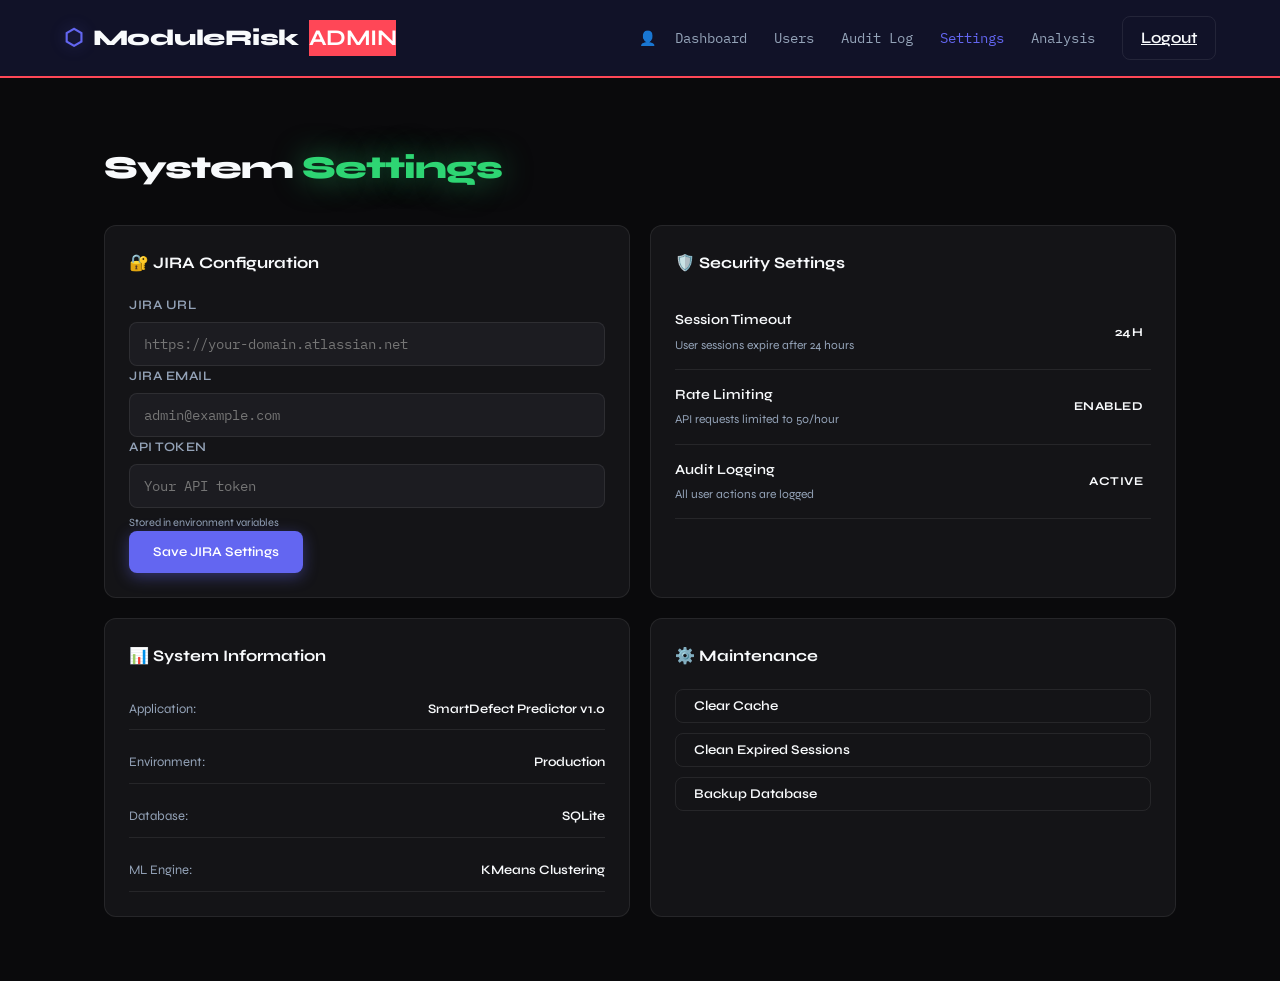
<file: templates/admin_settings.html>
<!DOCTYPE html>
<html lang="en">
<head>
    <meta charset="UTF-8">
    <meta name="viewport" content="width=device-width, initial-scale=1.0">
    <title>Settings — ModuleRisk Admin</title>
    <link rel="icon" type="image/x-icon" href="/static/favicon.ico">
    <link rel="preconnect" href="https://fonts.googleapis.com">
    <link href="https://fonts.googleapis.com/css2?family=Syne:wght@400;600;700;800&family=IBM+Plex+Mono:wght@400;500&display=swap" rel="stylesheet">
    <link rel="stylesheet" href="/static/style.css">
</head>
<body>
    <div class="noise"></div>
    <header class="admin-header">
        <div class="logo">
            <span class="logo-icon">⬡</span>
            <span class="logo-text">ModuleRisk</span>
            <span class="logo-tag admin-tag">ADMIN</span>
        </div>
        <nav>
            <span class="user-info">👤 <span id="currentUsername"></span></span>
            <a href="/admin/dashboard" class="nav-link">Dashboard</a>
            <a href="/admin/users" class="nav-link">Users</a>
            <a href="/admin/audit" class="nav-link">Audit Log</a>
            <a href="/admin/settings" class="nav-link active">Settings</a>
            <a href="/dashboard" class="nav-link">Analysis</a>
            <a href="/api/auth/logout" class="btn btn-sm btn-outline">Logout</a>
        </nav>
    </header>

    <main>
        <section class="section">
            <div class="section-header">
                <h2>System <span class="accent-glow">Settings</span></h2>
            </div>

            <div class="settings-grid">
                <div class="settings-card">
                    <h3>🔐 JIRA Configuration</h3>
                    <div class="form-group">
                        <label>JIRA URL</label>
                        <input type="text" id="jiraUrl" placeholder="https://your-domain.atlassian.net">
                    </div>
                    <div class="form-group">
                        <label>JIRA Email</label>
                        <input type="email" id="jiraEmail" placeholder="admin@example.com">
                    </div>
                    <div class="form-group">
                        <label>API Token</label>
                        <input type="password" id="jiraToken" placeholder="Your API token">
                        <small>Stored in environment variables</small>
                    </div>
                    <button class="btn btn-primary" onclick="saveJiraConfig()">Save JIRA Settings</button>
                </div>

                <div class="settings-card">
                    <h3>🛡️ Security Settings</h3>
                    <div class="setting-item">
                        <div class="setting-info">
                            <h4>Session Timeout</h4>
                            <p>User sessions expire after 24 hours</p>
                        </div>
                        <span class="badge">24h</span>
                    </div>
                    <div class="setting-item">
                        <div class="setting-info">
                            <h4>Rate Limiting</h4>
                            <p>API requests limited to 50/hour</p>
                        </div>
                        <span class="badge">Enabled</span>
                    </div>
                    <div class="setting-item">
                        <div class="setting-info">
                            <h4>Audit Logging</h4>
                            <p>All user actions are logged</p>
                        </div>
                        <span class="badge" style="background:var(--rate)">Active</span>
                    </div>
                </div>

                <div class="settings-card">
                    <h3>📊 System Information</h3>
                    <div class="system-info">
                        <div class="info-row">
                            <span class="info-label">Application:</span>
                            <span class="info-value">SmartDefect Predictor v1.0</span>
                        </div>
                        <div class="info-row">
                            <span class="info-label">Environment:</span>
                            <span class="info-value" id="envInfo">Production</span>
                        </div>
                        <div class="info-row">
                            <span class="info-label">Database:</span>
                            <span class="info-value">SQLite</span>
                        </div>
                        <div class="info-row">
                            <span class="info-label">ML Engine:</span>
                            <span class="info-value">KMeans Clustering</span>
                        </div>
                    </div>
                </div>

                <div class="settings-card">
                    <h3>⚙️ Maintenance</h3>
                    <div class="quick-actions">
                        <button class="btn btn-sm btn-outline" onclick="alert('Cache cleared!')">Clear Cache</button>
                        <button class="btn btn-sm btn-outline" onclick="alert('Sessions cleaned!')">Clean Expired Sessions</button>
                        <button class="btn btn-sm btn-outline" onclick="alert('Database backup coming soon!')">Backup Database</button>
                    </div>
                </div>
            </div>
        </section>
    </main>

    <script>
        async function saveJiraConfig() {
            const jiraUrl = document.getElementById('jiraUrl').value;
            const jiraEmail = document.getElementById('jiraEmail').value;
            const jiraToken = document.getElementById('jiraToken').value;

            if (!jiraUrl || !jiraEmail || !jiraToken) {
                alert('Please fill in all JIRA fields');
                return;
            }

            // In production, this would save to environment or secure config store
            alert('JIRA settings saved! (In production, configure via .env file)');
        }

        document.getElementById('envInfo').textContent = process.env?.FLASK_ENV === 'production' ? 'Production' : 'Development';
    </script>
</body>
</html>
</file>
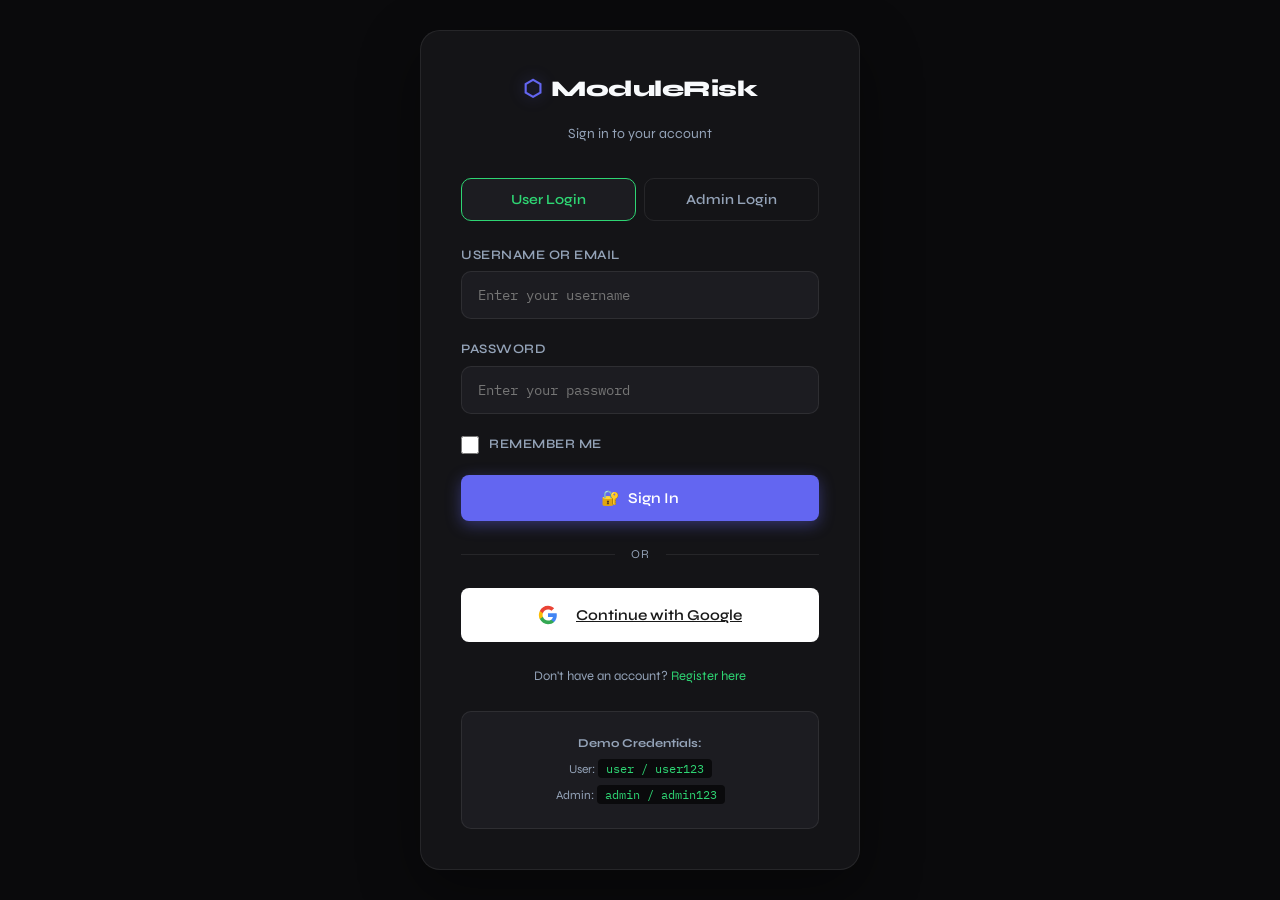
<file: templates/login.html>
<!DOCTYPE html>
<html lang="en">

<head>
    <meta charset="UTF-8">
    <meta name="viewport" content="width=device-width, initial-scale=1.0">
    <title>Login — ModuleRisk Defect Prediction</title>
    <link rel="icon" type="image/x-icon" href="/static/favicon.ico">
    <link rel="preconnect" href="https://fonts.googleapis.com">
    <link
        href="https://fonts.googleapis.com/css2?family=Syne:wght@400;600;700;800&family=IBM+Plex+Mono:wght@400;500&display=swap"
        rel="stylesheet">
    <link rel="stylesheet" href="/static/style.css">
</head>

<body class="auth-body">
    <div class="noise"></div>
    <div class="auth-container">
        <div class="auth-card">
            <div class="auth-header">
                <div class="logo">
                    <span class="logo-icon">⬡</span>
                    <span class="logo-text">ModuleRisk</span>
                </div>
                <p class="auth-subtitle">Sign in to your account</p>
            </div>

            <div class="auth-tabs">
                <button class="auth-tab active" data-role="user">User Login</button>
                <button class="auth-tab" data-role="admin">Admin Login</button>
            </div>

            <form id="loginForm" class="auth-form">
                <div class="form-group">
                    <label for="username">Username or Email</label>
                    <input type="text" id="username" name="username" placeholder="Enter your username" required>
                </div>

                <div class="form-group">
                    <label for="password">Password</label>
                    <input type="password" id="password" name="password" placeholder="Enter your password" required>
                </div>

                <div class="form-group checkbox-group">
                    <label class="checkbox-label">
                        <input type="checkbox" id="remember" name="remember">
                        <span>Remember me</span>
                    </label>
                </div>

                <div id="errorBox" class="error-box hidden"></div>

                <button type="submit" class="btn btn-primary btn-full">
                    <span class="btn-icon">🔐</span> Sign In
                </button>
            </form>

            <div class="auth-divider">
                <span>OR</span>
            </div>

            <a href="/api/auth/google" class="btn btn-google btn-full">
                <svg class="google-icon" viewBox="0 0 24 24" width="20" height="20">
                    <path fill="#4285F4" d="M22.56 12.25c0-.78-.07-1.53-.2-2.25H12v4.26h5.92c-.26 1.37-1.04 2.53-2.21 3.31v2.77h3.57c2.08-1.92 3.28-4.74 3.28-8.09z"/>
                    <path fill="#34A853" d="M12 23c2.97 0 5.46-.98 7.28-2.66l-3.57-2.77c-.98.66-2.23 1.06-3.71 1.06-2.86 0-5.29-1.93-6.16-4.53H2.18v2.84C3.99 20.53 7.7 23 12 23z"/>
                    <path fill="#FBBC05" d="M5.84 14.09c-.22-.66-.35-1.36-.35-2.09s.13-1.43.35-2.09V7.07H2.18C1.43 8.55 1 10.22 1 12s.43 3.45 1.18 4.93l2.85-2.22.81-.62z"/>
                    <path fill="#EA4335" d="M12 5.38c1.62 0 3.06.56 4.21 1.64l3.15-3.15C17.45 2.09 14.97 1 12 1 7.7 1 3.99 3.47 2.18 7.07l3.66 2.84c.87-2.6 3.3-4.53 6.16-4.53z"/>
                </svg>
                Continue with Google
            </a>

            <div class="auth-footer">
                <p>Don't have an account? <a href="/register">Register here</a></p>
            </div>

            <div class="demo-credentials">
                <p><strong>Demo Credentials:</strong></p>
                <p>User: <code>user / user123</code></p>
                <p>Admin: <code>admin / admin123</code></p>
            </div>
        </div>
    </div>

    <script>
        const loginForm = document.getElementById('loginForm');
        const errorBox = document.getElementById('errorBox');
        
        // Handle external errors passed via query params
        const urlParams = new URLSearchParams(window.location.search);
        const urlError = urlParams.get('error');
        if (urlError) {
            errorBox.textContent = '⚠ ' + urlError;
            errorBox.classList.remove('hidden');
        }
        
        const tabs = document.querySelectorAll('.auth-tab');

        let selectedRole = 'user';

        tabs.forEach(tab => {
            tab.addEventListener('click', () => {
                tabs.forEach(t => t.classList.remove('active'));
                tab.classList.add('active');
                selectedRole = tab.dataset.role;
            });
        });

        function showError(msg) {
            errorBox.textContent = '⚠ ' + msg;
            errorBox.classList.remove('hidden');
        }

        function hideError() {
            errorBox.classList.add('hidden');
        }

        loginForm.addEventListener('submit', async (e) => {
            e.preventDefault();
            hideError();

            const username = document.getElementById('username').value;
            const password = document.getElementById('password').value;
            const remember = document.getElementById('remember').checked;

            const submitBtn = loginForm.querySelector('button[type="submit"]');
            submitBtn.disabled = true;
            submitBtn.innerHTML = '<span class="spinner" style="width:16px;height:16px;border-width:2px;"></span> Signing in...';

            try {
                const res = await fetch('/api/auth/login', {
                    method: 'POST',
                    headers: { 'Content-Type': 'application/json' },
                    body: JSON.stringify({ username, password, role: selectedRole, remember })
                });

                const data = await res.json();

                if (data.error) {
                    showError(data.error);
                    submitBtn.disabled = false;
                    submitBtn.innerHTML = '<span class="btn-icon">🔐</span> Sign In';
                    return;
                }

                // Redirect based on role
                if (data.role === 'admin') {
                    window.location.href = '/admin/dashboard';
                } else {
                    window.location.href = '/dashboard';
                }

            } catch (e) {
                showError('Connection error: ' + e.message);
                submitBtn.disabled = false;
                submitBtn.innerHTML = '<span class="btn-icon">🔐</span> Sign In';
            }
        });
    </script>
</body>

</html>
</file>
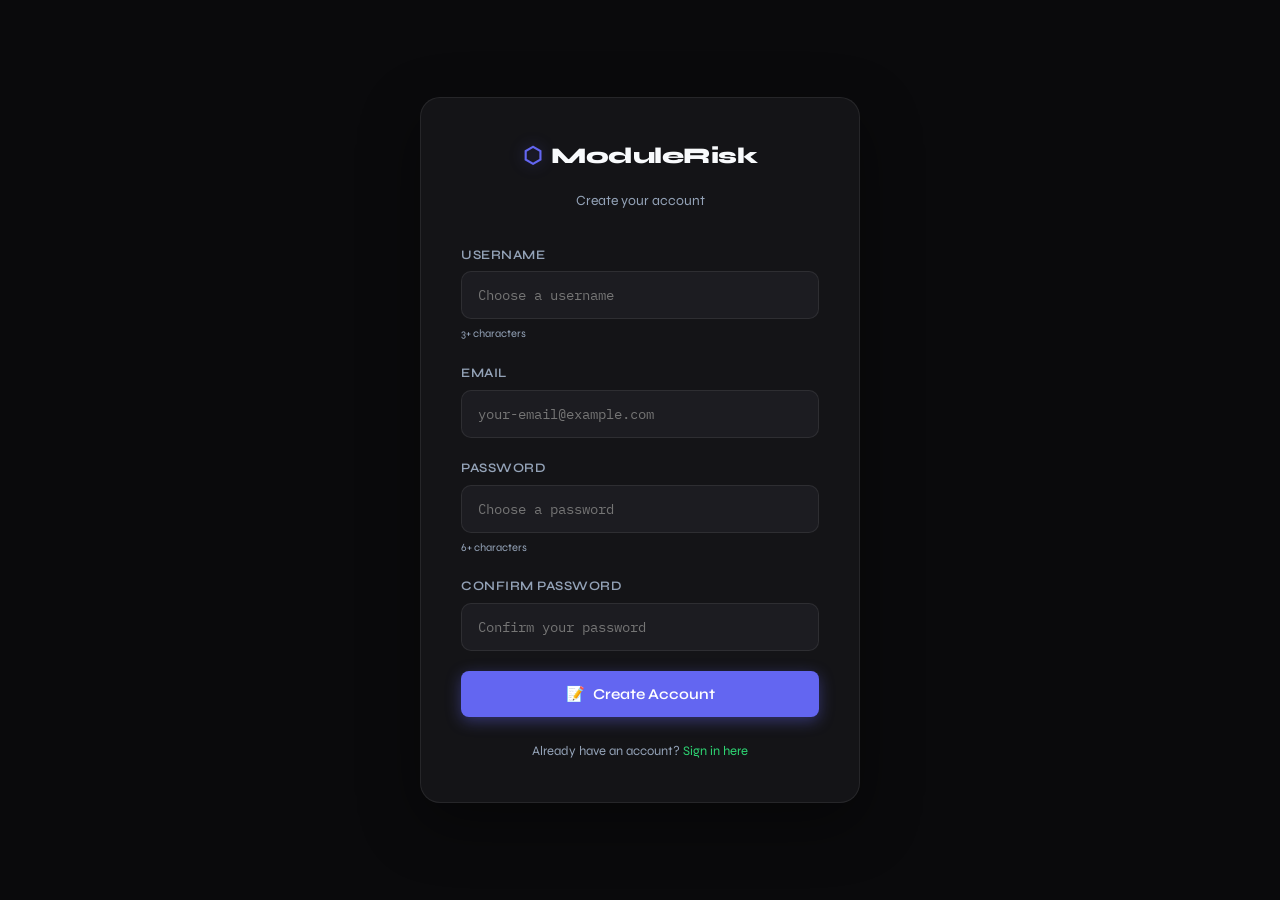
<file: templates/register.html>
<!DOCTYPE html>
<html lang="en">

<head>
    <meta charset="UTF-8">
    <meta name="viewport" content="width=device-width, initial-scale=1.0">
    <title>Register — ModuleRisk Defect Prediction</title>
    <link rel="icon" type="image/x-icon" href="/static/favicon.ico">
    <link rel="preconnect" href="https://fonts.googleapis.com">
    <link
        href="https://fonts.googleapis.com/css2?family=Syne:wght@400;600;700;800&family=IBM+Plex+Mono:wght@400;500&display=swap"
        rel="stylesheet">
    <link rel="stylesheet" href="/static/style.css">
</head>

<body class="auth-body">
    <div class="noise"></div>
    <div class="auth-container">
        <div class="auth-card">
            <div class="auth-header">
                <div class="logo">
                    <span class="logo-icon">⬡</span>
                    <span class="logo-text">ModuleRisk</span>
                </div>
                <p class="auth-subtitle">Create your account</p>
            </div>

            <form id="registerForm" class="auth-form">
                <div class="form-group">
                    <label for="username">Username</label>
                    <input type="text" id="username" name="username" placeholder="Choose a username" required minlength="3">
                    <small>3+ characters</small>
                </div>

                <div class="form-group">
                    <label for="email">Email</label>
                    <input type="email" id="email" name="email" placeholder="your-email@example.com" required>
                </div>

                <div class="form-group">
                    <label for="password">Password</label>
                    <input type="password" id="password" name="password" placeholder="Choose a password" required minlength="6">
                    <small>6+ characters</small>
                </div>

                <div class="form-group">
                    <label for="confirmPassword">Confirm Password</label>
                    <input type="password" id="confirmPassword" name="confirmPassword" placeholder="Confirm your password" required>
                </div>

                <div id="errorBox" class="error-box hidden"></div>

                <button type="submit" class="btn btn-primary btn-full">
                    <span class="btn-icon">📝</span> Create Account
                </button>
            </form>

            <div class="auth-footer">
                <p>Already have an account? <a href="/login">Sign in here</a></p>
            </div>
        </div>
    </div>

    <script>
        const registerForm = document.getElementById('registerForm');
        const errorBox = document.getElementById('errorBox');

        function showError(msg) {
            errorBox.textContent = '⚠ ' + msg;
            errorBox.classList.remove('hidden');
        }

        function hideError() {
            errorBox.classList.add('hidden');
        }

        registerForm.addEventListener('submit', async (e) => {
            e.preventDefault();
            hideError();

            const username = document.getElementById('username').value;
            const email = document.getElementById('email').value;
            const password = document.getElementById('password').value;
            const confirmPassword = document.getElementById('confirmPassword').value;

            if (password !== confirmPassword) {
                showError('Passwords do not match');
                return;
            }

            const submitBtn = registerForm.querySelector('button[type="submit"]');
            submitBtn.disabled = true;
            submitBtn.innerHTML = '<span class="spinner" style="width:16px;height:16px;border-width:2px;"></span> Creating account...';

            try {
                const res = await fetch('/api/auth/register', {
                    method: 'POST',
                    headers: { 'Content-Type': 'application/json' },
                    body: JSON.stringify({ username, email, password })
                });

                const data = await res.json();

                if (data.error) {
                    showError(data.error);
                    submitBtn.disabled = false;
                    submitBtn.innerHTML = '<span class="btn-icon">📝</span> Create Account';
                    return;
                }

                // Redirect to login
                window.location.href = '/login?registered=1';

            } catch (e) {
                showError('Connection error: ' + e.message);
                submitBtn.disabled = false;
                submitBtn.innerHTML = '<span class="btn-icon">📝</span> Create Account';
            }
        });
    </script>
</body>

</html>
</file>
<file: static/style.css>
:root {
    --bg-deep: #0a0a0c;
    --surface: #141417;
    --surface-light: #1c1c21;
    --accent: #6366f1;
    --accent-glow: rgba(99, 102, 241, 0.4);
    --high: #ff4757;
    --medium: #ffa502;
    --low: #2ed573;
    --text-main: #f8fafc;
    --text-muted: #94a3b8;
    --border: rgba(255, 255, 255, 0.08);
    --radius-lg: 12px;
    --radius-md: 8px;
    --transition: all 0.3s cubic-bezier(0.4, 0, 0.2, 1);
}

* {
    margin: 0;
    padding: 0;
    box-sizing: border-box;
}

html {
    scroll-behavior: smooth;
}

body {
    background-color: var(--bg-deep);
    color: var(--text-main);
    font-family: 'Syne', sans-serif;
    line-height: 1.6;
    overflow-x: hidden;
}

.noise {
    position: fixed;
    top: 0;
    left: 0;
    width: 100%;
    height: 100%;
    background: url('https://grainy-gradients.vercel.app/noise.svg');
    opacity: 0.03;
    pointer-events: none;
    z-index: 999;
}

header {
    background: rgba(10, 10, 12, 0.8);
    backdrop-filter: blur(12px);
    border-bottom: 1px solid var(--border);
    padding: 1rem 5%;
    display: flex;
    justify-content: space-between;
    align-items: center;
    position: sticky;
    top: 0;
    z-index: 100;
}

.logo {
    display: flex;
    align-items: center;
    gap: 10px;
    font-weight: 800;
    font-size: 1.4rem;
    letter-spacing: -0.5px;
}

.logo-icon {
    color: var(--accent);
    text-shadow: 0 0 15px var(--accent-glow);
}

.nav-link {
    color: var(--text-muted);
    text-decoration: none;
    font-family: 'IBM Plex Mono', monospace;
    font-size: 0.9rem;
    margin-right: 1.5rem;
    transition: var(--transition);
}

.nav-link:hover,
.nav-link.active {
    color: var(--accent);
}

.section {
    padding: 4rem 5%;
    max-width: 1200px;
    margin: 0 auto;
}

.hidden {
    display: none !important;
}

.hero-text {
    margin-bottom: 48px;
}

.hero-text h1 {
    font-size: clamp(36px, 5vw, 64px);
    font-weight: 800;
    line-height: 1.1;
    letter-spacing: -2px;
}

.accent-high {
    color: var(--high);
}

.accent-glow {
    color: var(--low);
    text-shadow: 0 0 30px rgba(46, 213, 115, 0.5);
}

.subtitle {
    margin-top: 20px;
    font-size: 16px;
    color: var(--text-muted);
    max-width: 540px;
    line-height: 1.7;
    font-weight: 400;
}

.upload-zone {
    border: 2px dashed var(--border);
    border-radius: var(--radius-lg);
    background: var(--surface);
    transition: var(--transition);
    cursor: pointer;
    padding: 4rem 2rem;
    text-align: center;
}

.upload-zone.drag-over {
    border-color: var(--accent);
    background: var(--surface-light);
    transform: scale(1.01);
}

.upload-inner {
    display: flex;
    flex-direction: column;
    align-items: center;
    gap: 12px;
}

.upload-icon {
    font-size: 48px;
}

.upload-label {
    font-size: 20px;
    font-weight: 700;
}

.upload-sub {
    font-size: 14px;
    color: var(--text-muted);
}

.file-hint {
    font-family: 'IBM Plex Mono', monospace;
    font-size: 12px;
    color: var(--low);
    margin-top: 8px;
}

.upload-actions {
    margin-top: 24px;
    display: flex;
    justify-content: center;
}

.btn {
    padding: 0.8rem 1.5rem;
    border-radius: var(--radius-md);
    font-weight: 600;
    cursor: pointer;
    transition: var(--transition);
    border: none;
    display: inline-flex;
    align-items: center;
    gap: 8px;
    font-family: var(--font-display, 'Syne', sans-serif);
}

.btn-primary {
    background: var(--accent);
    color: white;
    box-shadow: 0 4px 15px var(--accent-glow);
}

.btn-primary:hover {
    filter: brightness(1.1);
    transform: scale(1.02);
}

.btn-analyze {
    background: linear-gradient(135deg, var(--high), var(--accent));
    color: white;
    padding: 14px 36px;
    font-size: 16px;
    border-radius: 12px;
    box-shadow: 0 8px 32px rgba(255, 71, 87, 0.3);
}

.btn-analyze:hover {
    transform: translateY(-2px);
    box-shadow: 0 12px 40px rgba(255, 71, 87, 0.4);
}

.btn-analyze:disabled {
    opacity: 0.4;
    cursor: not-allowed;
    transform: none;
}

.btn-sm {
    padding: 8px 18px;
}

.btn-outline {
    background: transparent;
    border: 1px solid var(--border);
    color: var(--text-main);
}

.btn-outline:hover {
    background: var(--border);
}

.btn-powerbi {
    background: linear-gradient(135deg, #f2c811, #e8b000);
    color: #1a1a1a;
    border: none;
}

.btn-powerbi:hover {
    transform: translateY(-1px);
}

.error-box {
    margin-top: 20px;
    padding: 16px 20px;
    background: rgba(255, 71, 87, 0.15);
    border: 1px solid var(--high);
    border-radius: var(--radius-md);
    color: var(--high);
    font-family: 'IBM Plex Mono', monospace;
    font-size: 13px;
}

.loading-box {
    margin-top: 24px;
    display: flex;
    align-items: center;
    gap: 16px;
    color: var(--text-muted);
    font-size: 14px;
}

.spinner {
    width: 24px;
    height: 24px;
    border: 3px solid var(--surface);
    border-top-color: var(--low);
    border-radius: 50%;
    animation: spin 0.8s linear infinite;
}

@keyframes spin {
    to {
        transform: rotate(360deg);
    }
}

.section-header {
    display: flex;
    align-items: center;
    justify-content: space-between;
    margin-bottom: 32px;
    flex-wrap: wrap;
    gap: 16px;
}

.section-header h2 {
    font-size: 32px;
    font-weight: 800;
    letter-spacing: -1px;
}

.download-group {
    display: flex;
    gap: 10px;
}

.stats-grid {
    display: grid;
    grid-template-columns: repeat(auto-fit, minmax(200px, 1fr));
    gap: 20px;
    margin-bottom: 32px;
}

.stat-card {
    background: var(--surface);
    border: 1px solid var(--border);
    padding: 1.5rem;
    border-radius: var(--radius-lg);
    transition: var(--transition);
    position: relative;
    overflow: hidden;
    text-align: center;
}

.stat-card:hover {
    transform: translateY(-5px);
    border-color: var(--accent);
}

.stat-value {
    font-size: 2.5rem;
    font-weight: 800;
    display: block;
    margin-bottom: 0.2rem;
    font-family: 'IBM Plex Mono', monospace;
    letter-spacing: -1px;
}

.stat-label {
    font-size: 12px;
    color: var(--text-muted);
    text-transform: uppercase;
    letter-spacing: 1px;
    font-weight: 600;
}

.stat-total { border-left: 4px solid var(--accent); }
.stat-total .stat-value { color: var(--accent); }

.stat-high { border-left: 4px solid var(--high); }
.stat-high .stat-value { color: var(--high); }

.stat-medium { border-left: 4px solid var(--medium); }
.stat-medium .stat-value { color: var(--medium); }

.stat-low { border-left: 4px solid var(--low); }
.stat-low .stat-value { color: var(--low); }

.stat-rate { border-left: 4px solid var(--accent); }
.stat-rate .stat-value { color: var(--accent); }

.charts-row {
    display: grid;
    grid-template-columns: 1fr 2fr;
    gap: 20px;
    margin-bottom: 24px;
}

.chart-card {
    background: var(--surface);
    border: 1px solid var(--border);
    border-radius: var(--radius-lg);
    padding: 28px;
}

.chart-card h3 {
    font-size: 14px;
    color: var(--text-muted);
    font-weight: 600;
    text-transform: uppercase;
    letter-spacing: 1px;
    margin-bottom: 20px;
}

.chart-card canvas {
    max-height: 260px;
}

.table-card {
    background: var(--surface);
    border: 1px solid var(--border);
    border-radius: var(--radius-lg);
    overflow: hidden;
}

.table-header {
    display: flex;
    align-items: center;
    justify-content: space-between;
    padding: 20px 24px;
    border-bottom: 1px solid var(--border);
    flex-wrap: wrap;
    gap: 12px;
}

.table-header h3 {
    font-size: 16px;
    font-weight: 700;
}

.filter-group {
    display: flex;
    gap: 6px;
}

.filter-btn {
    font-family: 'Syne', sans-serif;
    font-size: 12px;
    font-weight: 700;
    padding: 6px 14px;
    border-radius: 6px;
    border: 1px solid var(--border);
    background: transparent;
    color: var(--text-muted);
    cursor: pointer;
    transition: var(--transition);
}

.filter-btn.active,
.filter-btn:hover {
    background: var(--surface-light);
    color: var(--text-main);
}

.filter-btn.high.active {
    border-color: var(--high);
    color: var(--high);
}

.filter-btn.medium.active {
    border-color: var(--medium);
    color: var(--medium);
}

.filter-btn.low.active {
    border-color: var(--low);
    color: var(--low);
}

.table-wrap {
    overflow-x: auto;
}

table {
    width: 100%;
    border-collapse: collapse;
}

thead th {
    font-size: 11px;
    font-weight: 700;
    text-transform: uppercase;
    letter-spacing: 1px;
    color: var(--text-muted);
    padding: 14px 20px;
    text-align: left;
    border-bottom: 1px solid var(--border);
    background: var(--surface-light);
    font-family: 'IBM Plex Mono', monospace;
}

tbody tr {
    transition: background 0.15s;
}

tbody tr:hover {
    background: rgba(255, 255, 255, 0.03);
}

tbody td {
    padding: 13px 20px;
    font-size: 13px;
    font-family: 'IBM Plex Mono', monospace;
    border-bottom: 1px solid rgba(255, 255, 255, 0.04);
}

.badge {
    display: inline-block;
    padding: 4px 8px;
    border-radius: 4px;
    font-size: 0.75rem;
    font-weight: 700;
    text-transform: uppercase;
    letter-spacing: 0.5px;
}

.badge-HIGH {
    background: rgba(255, 71, 87, 0.15);
    color: var(--high);
    border: 1px solid var(--high);
}

.badge-MEDIUM {
    background: rgba(255, 165, 2, 0.15);
    color: var(--medium);
    border: 1px solid var(--medium);
}

.badge-LOW {
    background: rgba(46, 213, 115, 0.15);
    color: var(--low);
    border: 1px solid var(--low);
}

.empty-row {
    color: var(--text-muted);
    text-align: center;
    padding: 40px;
    font-family: 'IBM Plex Mono', monospace;
    font-size: 13px;
}

/* JIRA Section Styles */
.jira-config-card {
    background: var(--surface);
    border: 1px solid var(--border);
    border-radius: var(--radius-lg);
    padding: 28px;
    margin-bottom: 24px;
}

.jira-config-card h3 {
    font-size: 20px;
    font-weight: 700;
    margin-bottom: 8px;
}

.jira-form {
    margin-top: 24px;
}

.form-row {
    display: grid;
    grid-template-columns: 1fr 1fr;
    gap: 20px;
    margin-bottom: 20px;
}

.form-row.single {
    grid-template-columns: 1fr;
}

.form-group {
    display: flex;
    flex-direction: column;
    gap: 6px;
}

.form-group label {
    font-size: 13px;
    font-weight: 600;
    color: var(--text-muted);
    text-transform: uppercase;
    letter-spacing: 0.5px;
}

.form-group input[type="text"],
.form-group input[type="email"],
.form-group input[type="password"],
.form-group input[type="number"] {
    background: var(--surface-light);
    border: 1px solid var(--border);
    border-radius: 8px;
    padding: 12px 14px;
    color: var(--text-main);
    font-family: 'IBM Plex Mono', monospace;
    font-size: 14px;
    transition: var(--transition);
}

.form-group input:focus {
    outline: none;
    border-color: var(--accent);
}

.form-group small {
    font-size: 11px;
    color: var(--text-muted);
    font-weight: 400;
    text-transform: none;
    letter-spacing: 0;
}

.form-group small a {
    color: var(--low);
    text-decoration: none;
}

.form-group small a:hover {
    text-decoration: underline;
}

.checkbox-group {
    flex-direction: row;
    align-items: center;
}

.checkbox-label {
    display: flex;
    align-items: center;
    gap: 10px;
    font-size: 14px;
    color: var(--text-main);
    cursor: pointer;
}

.checkbox-label input[type="checkbox"] {
    width: 18px;
    height: 18px;
    accent-color: var(--low);
    cursor: pointer;
}

.jira-actions {
    display: flex;
    gap: 12px;
    margin-top: 24px;
    padding-top: 24px;
    border-top: 1px solid var(--border);
}

.status-box {
    margin-top: 20px;
    padding: 16px 20px;
    border-radius: 10px;
    font-family: 'IBM Plex Mono', monospace;
    font-size: 13px;
}

.status-box.success {
    background: rgba(46, 213, 115, 0.15);
    border: 1px solid var(--low);
    color: var(--low);
}

.status-box.error {
    background: rgba(255, 71, 87, 0.15);
    border: 1px solid var(--high);
    color: var(--high);
}

.status-box.info {
    background: rgba(99, 102, 241, 0.15);
    border: 1px solid var(--accent);
    color: var(--accent);
}

.project-list {
    margin-top: 12px;
    max-height: 200px;
    overflow-y: auto;
    background: var(--surface-light);
    border: 1px solid var(--border);
    border-radius: 8px;
    padding: 12px;
}

.project-item {
    display: flex;
    justify-content: space-between;
    align-items: center;
    padding: 8px 12px;
    border-radius: 6px;
    cursor: pointer;
    transition: var(--transition);
}

.project-item:hover {
    background: rgba(255, 255, 255, 0.05);
}

.project-key {
    font-weight: 700;
    color: var(--low);
}

.project-name {
    color: var(--text-muted);
    font-size: 13px;
}

.jira-info-grid {
    display: grid;
    grid-template-columns: repeat(3, 1fr);
    gap: 16px;
    margin-top: 24px;
}

.info-card {
    background: var(--surface);
    border: 1px solid var(--border);
    border-radius: 12px;
    padding: 20px;
}

.info-card h4 {
    font-size: 14px;
    font-weight: 700;
    margin-bottom: 12px;
}

.info-card ul {
    list-style: none;
    padding: 0;
}

.info-card li {
    font-size: 13px;
    color: var(--text-muted);
    padding: 6px 0;
    padding-left: 16px;
    position: relative;
}

.info-card li::before {
    content: '✓';
    position: absolute;
    left: 0;
    color: var(--low);
    font-weight: 700;
}

/* Loading Overlay */
#loadingOverlay {
    position: fixed;
    inset: 0;
    background: rgba(0, 0, 0, 0.85);
    display: none;
    flex-direction: column;
    align-items: center;
    justify-content: center;
    z-index: 2000;
    backdrop-filter: blur(8px);
}

#loadingOverlay.active {
    display: flex;
}

#loadingOverlay .spinner {
    width: 50px;
    height: 50px;
    border: 3px solid var(--border);
    border-top-color: var(--accent);
    border-radius: 50%;
    animation: spin 1s linear infinite;
}

#loadingOverlay h3 {
    margin-top: 20px;
    font-family: 'Syne', sans-serif;
    font-weight: 700;
}

#loadingOverlay p {
    color: var(--text-muted);
    font-size: 14px;
}

/* Toast Notifications */
@keyframes slideIn {
    from {
        transform: translateX(100%);
        opacity: 0;
    }
    to {
        transform: translateX(0);
        opacity: 1;
    }
}

.toast {
    animation: slideIn 0.3s ease-out;
}

.toast-success {
    border-left-color: var(--low);
}

.toast-error {
    border-left-color: var(--high);
}

/* ==================== AUTHENTICATION PAGES ==================== */

.auth-body {
    display: flex;
    align-items: center;
    justify-content: center;
    min-height: 100vh;
    padding: 20px;
}

.auth-container {
    width: 100%;
    max-width: 440px;
}

.auth-card {
    background: var(--surface);
    border: 1px solid var(--border);
    border-radius: 20px;
    padding: 40px;
    box-shadow: 0 20px 60px rgba(0, 0, 0, 0.4);
}

.auth-header {
    text-align: center;
    margin-bottom: 32px;
}

.auth-header .logo {
    justify-content: center;
    margin-bottom: 16px;
}

.auth-subtitle {
    color: var(--text-muted);
    font-size: 14px;
}

.auth-tabs {
    display: flex;
    gap: 8px;
    margin-bottom: 24px;
}

.auth-tab {
    flex: 1;
    padding: 12px;
    background: transparent;
    border: 1px solid var(--border);
    border-radius: 10px;
    color: var(--text-muted);
    font-family: 'Syne', sans-serif;
    font-size: 14px;
    font-weight: 600;
    cursor: pointer;
    transition: var(--transition);
}

.auth-tab.active {
    background: var(--surface-light);
    border-color: var(--low);
    color: var(--low);
}

.auth-form {
    display: flex;
    flex-direction: column;
    gap: 20px;
}

.auth-form .form-group {
    display: flex;
    flex-direction: column;
    gap: 6px;
}

.auth-form input[type="text"],
.auth-form input[type="email"],
.auth-form input[type="password"] {
    background: var(--surface-light);
    border: 1px solid var(--border);
    border-radius: 10px;
    padding: 14px 16px;
    color: var(--text-main);
    font-family: 'IBM Plex Mono', monospace;
    font-size: 14px;
    transition: var(--transition);
}

.auth-form input:focus {
    outline: none;
    border-color: var(--accent);
}

.auth-form small {
    font-size: 11px;
    color: var(--text-muted);
}

.auth-form .checkbox-group {
    flex-direction: row;
    align-items: center;
}

.auth-form .checkbox-label input[type="checkbox"] {
    width: 18px;
    height: 18px;
    accent-color: var(--low);
}

.btn-full {
    width: 100%;
    justify-content: center;
    padding: 14px 24px;
    font-size: 15px;
}

.auth-footer {
    margin-top: 24px;
    text-align: center;
    font-size: 13px;
    color: var(--text-muted);
}

.auth-footer a {
    color: var(--low);
    text-decoration: none;
}

.auth-footer a:hover {
    text-decoration: underline;
}

.auth-divider {
    display: flex;
    align-items: center;
    margin: 24px 0;
}

.auth-divider::before,
.auth-divider::after {
    content: '';
    flex: 1;
    height: 1px;
    background: var(--border);
}

.auth-divider span {
    padding: 0 16px;
    color: var(--text-muted);
    font-size: 12px;
    text-transform: uppercase;
    letter-spacing: 1px;
}

.btn-google {
    background: white;
    color: #1a1a1a;
    border: 1px solid var(--border);
    justify-content: center;
    align-items: center;
    transition: var(--transition);
}

.btn-google:hover {
    background: #f8f9fa;
    border-color: #dadce0;
}

.google-icon {
    margin-right: 10px;
}

.demo-credentials {
    margin-top: 24px;
    padding: 16px;
    background: var(--surface-light);
    border: 1px solid var(--border);
    border-radius: 10px;
    text-align: center;
}

.demo-credentials p {
    font-size: 12px;
    color: var(--text-muted);
    margin: 6px 0;
}

.demo-credentials code {
    background: var(--bg-deep);
    padding: 2px 8px;
    border-radius: 4px;
    font-family: 'IBM Plex Mono', monospace;
    color: var(--low);
}

.error-card {
    text-align: center;
}

.error-icon {
    font-size: 64px;
    margin-bottom: 20px;
}

.error-card h1 {
    font-size: 28px;
    font-weight: 800;
    margin-bottom: 12px;
    color: var(--high);
}

.error-message {
    color: var(--text-muted);
    margin-bottom: 24px;
}

.error-actions {
    display: flex;
    gap: 12px;
    justify-content: center;
}

/* ==================== ADMIN DASHBOARD ==================== */

.admin-header {
    background: rgba(18, 19, 43, 0.95);
    border-bottom: 2px solid var(--high);
}

.admin-tag {
    background: var(--high);
    color: white;
    font-weight: 700;
}

.user-info {
    font-size: 14px;
    color: var(--text-muted);
    margin-right: 16px;
}

.admin-stats-grid {
    display: grid;
    grid-template-columns: repeat(4, 1fr);
    gap: 16px;
    margin-bottom: 32px;
}

.admin-grid {
    display: grid;
    grid-template-columns: 2fr 1fr;
    gap: 24px;
    margin-bottom: 24px;
}

.admin-card {
    background: var(--surface);
    border: 1px solid var(--border);
    border-radius: var(--radius-lg);
    padding: 24px;
}

.admin-card h3 {
    font-size: 16px;
    font-weight: 700;
    margin-bottom: 16px;
}

.quick-actions {
    display: flex;
    flex-direction: column;
    gap: 10px;
}

.activity-list {
    display: flex;
    flex-direction: column;
    gap: 10px;
    max-height: 300px;
    overflow-y: auto;
}

.activity-item {
    display: flex;
    align-items: center;
    gap: 12px;
    padding: 10px;
    background: var(--surface-light);
    border-radius: 8px;
    font-size: 13px;
}

.activity-user {
    font-weight: 700;
    color: var(--low);
}

.activity-action {
    color: var(--text-muted);
}

.activity-time {
    margin-left: auto;
    font-family: 'IBM Plex Mono', monospace;
    font-size: 11px;
    color: var(--text-muted);
}

.system-info {
    display: flex;
    flex-direction: column;
    gap: 12px;
}

.info-row {
    display: flex;
    justify-content: space-between;
    padding: 10px 0;
    border-bottom: 1px solid var(--border);
}

.info-label {
    color: var(--text-muted);
    font-size: 13px;
}

.info-value {
    color: var(--text-main);
    font-size: 13px;
    font-weight: 600;
}

/* ==================== SETTINGS PAGE ==================== */

.settings-grid {
    display: grid;
    grid-template-columns: repeat(2, 1fr);
    gap: 20px;
}

.settings-card {
    background: var(--surface);
    border: 1px solid var(--border);
    border-radius: var(--radius-lg);
    padding: 24px;
}

.settings-card h3 {
    font-size: 16px;
    font-weight: 700;
    margin-bottom: 20px;
}

.setting-item {
    display: flex;
    align-items: center;
    justify-content: space-between;
    padding: 14px 0;
    border-bottom: 1px solid var(--border);
}

.setting-info h4 {
    font-size: 14px;
    font-weight: 600;
    margin-bottom: 4px;
}

.setting-info p {
    font-size: 12px;
    color: var(--text-muted);
}

/* ==================== PROFILE PAGE ==================== */

.profile-card {
    background: var(--surface);
    border: 1px solid var(--border);
    border-radius: var(--radius-lg);
    padding: 32px;
    margin-bottom: 24px;
}

.profile-header {
    display: flex;
    align-items: center;
    gap: 24px;
    margin-bottom: 32px;
}

.profile-avatar {
    width: 80px;
    height: 80px;
    background: var(--surface-light);
    border: 2px solid var(--border);
    border-radius: 50%;
    display: flex;
    align-items: center;
    justify-content: center;
    font-size: 40px;
}

.profile-info h3 {
    font-size: 24px;
    font-weight: 800;
    margin-bottom: 4px;
}

.profile-stats {
    display: grid;
    grid-template-columns: repeat(3, 1fr);
    gap: 20px;
}

.stat-item {
    text-align: center;
    padding: 16px;
    background: var(--surface-light);
    border-radius: 12px;
}

.stat-item .stat-label {
    display: block;
    font-size: 12px;
    color: var(--text-muted);
    margin-bottom: 8px;
    text-transform: uppercase;
    letter-spacing: 1px;
}

.stat-item .stat-value {
    display: block;
    font-size: 18px;
    font-weight: 700;
    color: var(--text-main);
    font-family: 'IBM Plex Mono', monospace;
}

.profile-actions {
    display: flex;
    gap: 12px;
}

.text-muted {
    color: var(--text-muted);
}

/* ==================== RESPONSIVE ==================== */

@media (max-width: 900px) {
    header {
        padding: 14px 20px;
    }

    main {
        padding: 40px 16px 80px;
    }

    .stats-grid {
        grid-template-columns: repeat(2, 1fr);
    }

    .charts-row {
        grid-template-columns: 1fr;
    }

    .form-row {
        grid-template-columns: 1fr;
    }

    .jira-info-grid {
        grid-template-columns: 1fr;
    }

    .jira-actions {
        flex-direction: column;
    }

    .admin-stats-grid {
        grid-template-columns: repeat(2, 1fr);
    }

    .admin-grid {
        grid-template-columns: 1fr;
    }

    .settings-grid {
        grid-template-columns: 1fr;
    }

    .profile-stats {
        grid-template-columns: 1fr;
    }

    .profile-header {
        flex-direction: column;
        text-align: center;
    }
}

@media (max-width: 768px) {
    .admin-stats-grid {
        grid-template-columns: 1fr;
    }

    .hero-text h1 {
        font-size: 36px;
    }

    .stat-value {
        font-size: 2rem;
    }
}
</file>
